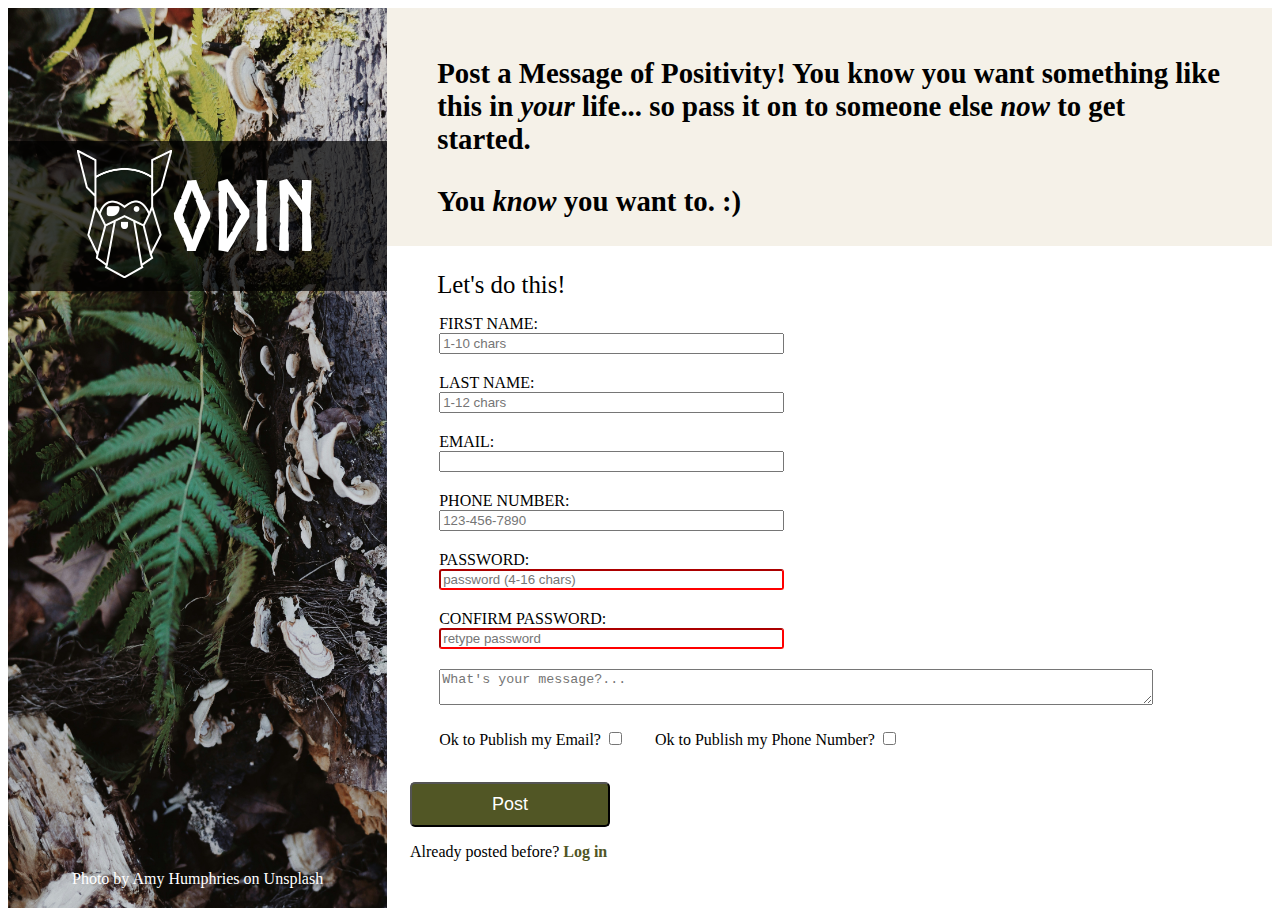
<file: index.html>
<!DOCTYPE html>
    <html lang="en">
    <head>
        <meta charset="UTF-8">
        <meta name="viewport" content="width=device-width, initial-scale=1.0">
        <title>Awesome Positivity Project</title>
        <link rel ="stylesheet" href="./css/style.css">
        <script src="./js/script.js" defer></script>
    </head>
    <body>
        <div id="page">
            <div id="bg-image">
                <div id="banner"> 
                    <div id="odin-image">
                        <img id="odin" src="./images/odin-lined.png">
                    </div>
                    <div id="logo">
                        Odin
                    </div>
                </div>

                <div id="photo-attribute">Photo by <a href="https://unsplash.com/@amyjoyhumphries?utm_content=creditCopyText&utm_medium=referral&utm_source=unsplash">
                    Amy Humphries</a> on <a href="https://unsplash.com/photos/green-fern-plant-on-brown-tree-trunk-TwL7bXPJrxc?utm_content=creditCopyText&utm_medium=referral&utm_source=unsplash">
                        Unsplash</a></div>
            </div>

            <div id="main-content">
                <div id="content-header">
                    <p class="header-msg">Post a Message of Positivity! You know you want something like this in <em>your</em> life... so pass it
                        on to someone else <em>now</em> to get started.
                    </p>
                    <p class="header-msg">You <em>know</em> you want to. :)</p>
                </div>
                <div id="content-form">
                    <form method="GET" action="javascript:void(0);" onsubmit="addContact()" >  
                        <div id="form-main">
                            <p id="msg">Let's do this!</p>

                            <fieldset id="fieldset">
                                <div id="first">
                                    <label for="firstName">FIRST NAME:</label>
                                    <input type="text" id="first-name" name="firstName" size="40" required minlength="1" maxlength="10" placeholder="1-10 chars">
                                </div>
                                
                                <div id="last">
                                    <label for="lastName">LAST NAME:</label>
                                    <input type="text" id="last-name" name="lastName" size="40" required  minlength="1" maxlength="12" placeholder="1-12 chars">
                                </div>

                                <div id="email">
                                    <label for="e">EMAIL:</label>
                                    <input type="email" id="e" name="email" size="40" required maxlength="50">
                                </div>

                                <div id="number">
                                    <label for="phoneNumber">PHONE NUMBER:</label>
                                    <input type="tel" id="phone-number" name="phoneNumber" size="40" required  pattern="(\d{3}-?\d{3}-?\d{4})" placeholder="123-456-7890">
                                </div>
                                
                                <div id="pass">
                                    <label for="password">PASSWORD:</label>
                                    <input class="password" type="password" id="password" name="password" placeholder="password (4-16 chars)" size="40" required minlength="4"  maxlength="16">
                                </div>
                                
                                <!-- I don't need the confirmed password -->
                                <div id="confirm">
                                    <label for="password-confirm">CONFIRM PASSWORD:</label>
                                    <input class="password" type="password" id="password-confirm" placeholder="retype password" size="40" required minlength="8"  maxlength="16">
                                </div>

                                <div id="user-msg">
                                    <textarea name="message" id="message"  required placeholder="What's your message?..."></textarea>
                                </div>

                                <div id="check">
                                    <div id="email-check">
                                        <label for="check-email">Ok to Publish my Email?</label>
                                        <input class="check" type="checkbox" id="check-email">
                                    </div>
                                    
                                    <div id="phone-check">
                                        <label for="check-phone">Ok to Publish my Phone Number?</label>
                                        <input class="check" type="checkbox" id="check-phone">
                                    </div>
                                    
                                </div>
                            </fieldset>
                        </div>
                        <div id="submit">
                            <button type="submit" id="submit-btn" onclick="return val()"> Post </button>
                            <p id="already">Already posted before? <span id="log-in"><a id="log-in-btn" href="./pages/log-in.html">Log in</a></span></p>
                        </div>
                    </form>
                </div>
            </div>
        </div>
    </body>
</html>
</file>
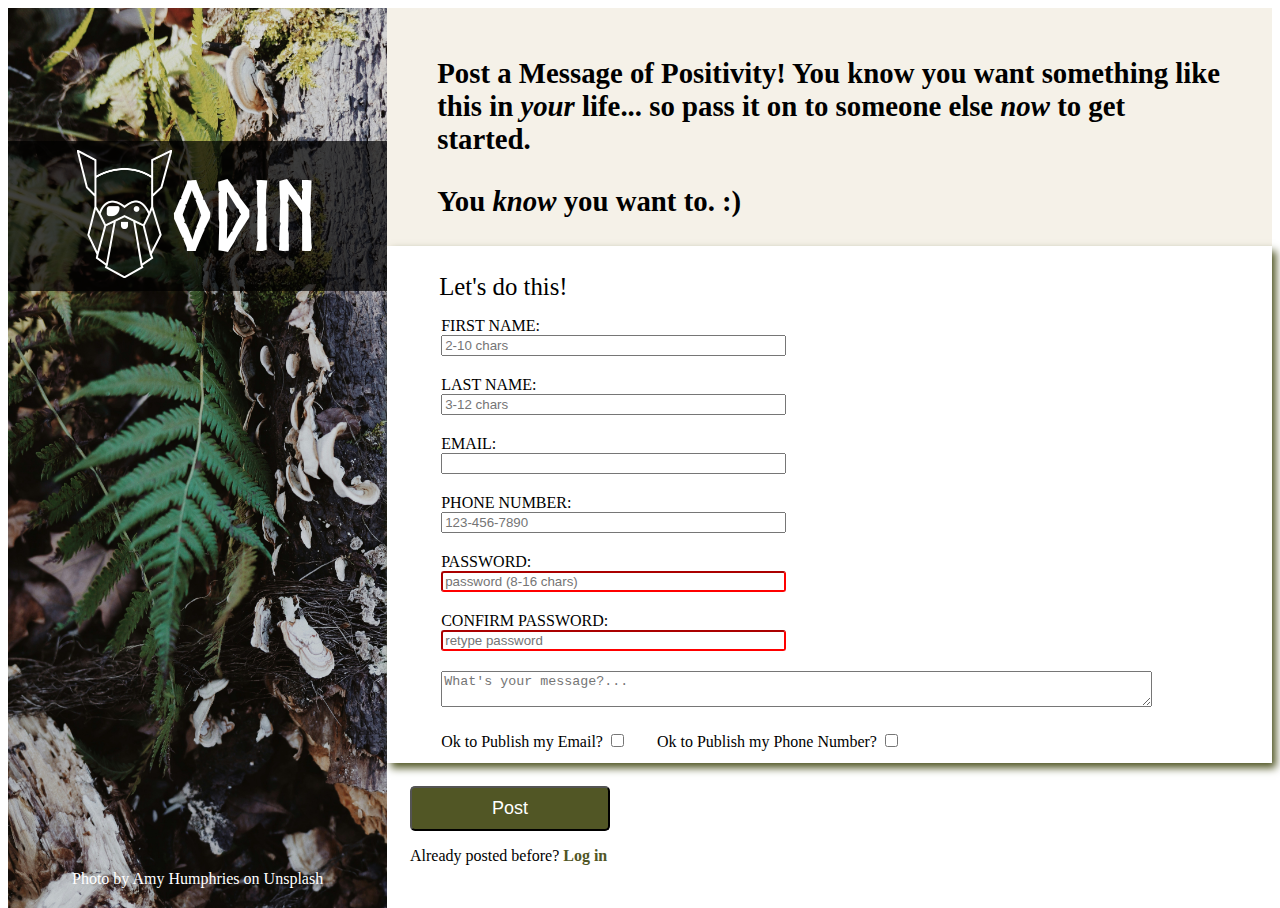
<file: wwwroot/index.html>
<!DOCTYPE html>
    <html lang="en">
    <head>
        <meta charset="UTF-8">
        <meta name="viewport" content="width=device-width, initial-scale=1.0">
        <title>Awesome Contacts Project</title>
        <link rel ="stylesheet" href="./css/style.css">
        <script src="./js/script.js" defer></script>
    </head>
    <body>
        <div id="page">
            <div id="bg-image">
                <div id="banner"> 
                    <div id="odin-image">
                        <img id="odin" src="./images/odin-lined.png">
                    </div>
                    <div id="logo">
                        Odin
                    </div>
                </div>

                <div id="photo-attribute">Photo by <a href="https://unsplash.com/@amyjoyhumphries?utm_content=creditCopyText&utm_medium=referral&utm_source=unsplash">
                    Amy Humphries</a> on <a href="https://unsplash.com/photos/green-fern-plant-on-brown-tree-trunk-TwL7bXPJrxc?utm_content=creditCopyText&utm_medium=referral&utm_source=unsplash">
                        Unsplash</a></div>
            </div>

            <div id="main-content">
                <div id="content-header">
                    <p class="header-msg">Post a Message of Positivity! You know you want something like this in <em>your</em> life... so pass it
                        on to someone else <em>now</em> to get started.
                    </p>
                    <p class="header-msg">You <em>know</em> you want to. :)</p>
                </div>
                <div id="content-form">

                    <!-- https://httpbin.org/post  http://localhost:5050/api/contacts -->

                    <form method="POST" action="javascript:void(0);" onsubmit="addContact()" >  
                        <div id="form-main">
                            <p id="msg">Let's do this!</p>

                            <fieldset id="fieldset">
                                <div id="first">
                                    <label for="firstName">FIRST NAME:</label>
                                    <input type="text" id="first-name" name="firstName" size="40" required minlength="2" maxlength="10" placeholder="2-10 chars">
                                </div>
                                
                                <div id="last">
                                    <label for="lastName">LAST NAME:</label>
                                    <input type="text" id="last-name" name="lastName" size="40" required  minlength="3" maxlength="12" placeholder="3-12 chars">
                                </div>

                                <div id="email">
                                    <label for="e">EMAIL:</label>
                                    <input type="email" id="e" name="email" size="40" required maxlength="50">
                                </div>

                                <div id="number">
                                    <label for="phoneNumber">PHONE NUMBER:</label>
                                    <input type="tel" id="phone-number" name="phoneNumber" size="40" required  pattern="(\d{3}-\d{3}-\d{4})" placeholder="123-456-7890">
                                </div>
                                
                                <div id="pass">
                                    <label for="password">PASSWORD:</label>
                                    <input class="password" type="password" id="password" name="password" placeholder="password (8-16 chars)" size="40" required minlength="8"  maxlength="16">
                                </div>
                                
                                <!-- I don't need the confirmed password -->
                                <div id="confirm">
                                    <label for="password-confirm">CONFIRM PASSWORD:</label>
                                    <input class="password" type="password" id="password-confirm" placeholder="retype password" size="40" required minlength="8"  maxlength="16">
                                </div>

                                <div id="user-msg">
                                    <textarea name="message" id="message"  required placeholder="What's your message?..."></textarea>
                                </div>

                                <div id="check">
                                    <div id="email-check">
                                        <label for="check-email">Ok to Publish my Email?</label>
                                        <input class="check" type="checkbox" id="check-email">
                                    </div>
                                    
                                    <div id="phone-check">
                                        <label for="check-phone">Ok to Publish my Phone Number?</label>
                                        <input class="check" type="checkbox" id="check-phone">
                                    </div>
                                    
                                </div>
                            </fieldset>
                        </div>
                        <div id="submit">
                            <button type="submit" id="submit-btn" onclick="return val()"> Post </button>
                            <p id="already">Already posted before? <span id="log-in"><a id="log-in-btn" href="#">Log in</a></span></p>
                        </div>
                    </form>
                </div>
            </div>
        </div>
    </body>
</html>
</file>
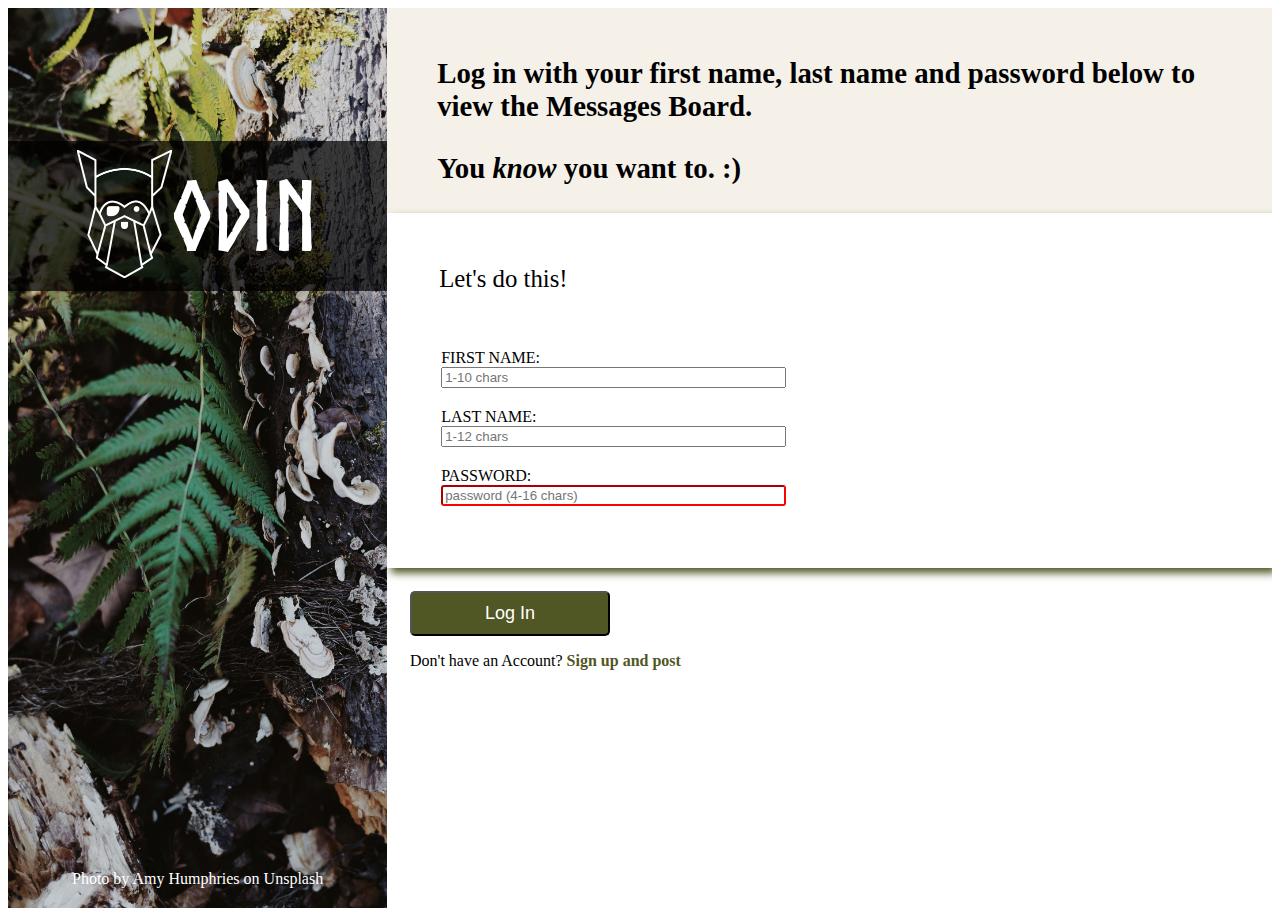
<file: pages/log-in.html>
<!DOCTYPE html>
    <html lang="en">
    <head>
        <meta charset="UTF-8">
        <meta name="viewport" content="width=device-width, initial-scale=1.0">
        <title>Log In</title>
        <link rel ="stylesheet" href="../css/style.css">
        <script src="../js/log-in.js" defer></script>
    </head>
    <body>
        <div id="page">
            <div id="bg-image">
                <div id="banner"> 
                    <div id="odin-image">
                        <img id="odin" src="../images/odin-lined.png">
                    </div>
                    <div id="logo">
                        Odin
                    </div>
                </div>

                <div id="photo-attribute">Photo by <a href="https://unsplash.com/@amyjoyhumphries?utm_content=creditCopyText&utm_medium=referral&utm_source=unsplash">
                    Amy Humphries</a> on <a href="https://unsplash.com/photos/green-fern-plant-on-brown-tree-trunk-TwL7bXPJrxc?utm_content=creditCopyText&utm_medium=referral&utm_source=unsplash">
                        Unsplash</a></div>
            </div>

            <div id="main-content">
                <div id="content-header">
                    <p class="header-msg">Log in with your first name, last name and password below to view the Messages Board.
                    </p>
                    <p class="header-msg">You <em>know</em> you want to. :)</p>
                </div>
                <div id="content-form">
                    <form method="POST" action="javascript:void(0);" onsubmit="val()" >  
                        <div id="form-log-in">
                            <p id="msg-log-in">Let's do this!</p>

                            <fieldset id="fieldset">
                               
                                <div id="first">
                                    <label for="firstName">FIRST NAME:</label>
                                    <input type="text" id="first-name" name="firstName" size="40" required minlength="1" maxlength="10" placeholder="1-10 chars">
                                </div>
                                
                                <div id="last">
                                    <label for="lastName">LAST NAME:</label>
                                    <input type="text" id="last-name" name="lastName" size="40" required  minlength="1" maxlength="12" placeholder="1-12 chars">
                                </div>

                                <div id="pass">
                                    <label for="password">PASSWORD:</label>
                                    <input class="password" type="password" id="password" name="password" placeholder="password (4-16 chars)" size="40" required minlength="4"  maxlength="16">
                                </div>
                                
                              
                            </fieldset>
                        </div>
                        <div id="submit">
                            <button type="submit" id="submit-btn" > Log In </button>
                            <p id="already">Don't have an Account? <span id="log-in"><a id="log-in-btn" href="../index.html">Sign up and post</a></span></p>
                        </div>
                    </form>
                </div>
            </div>
        </div>
    </body>
</html>
</file>
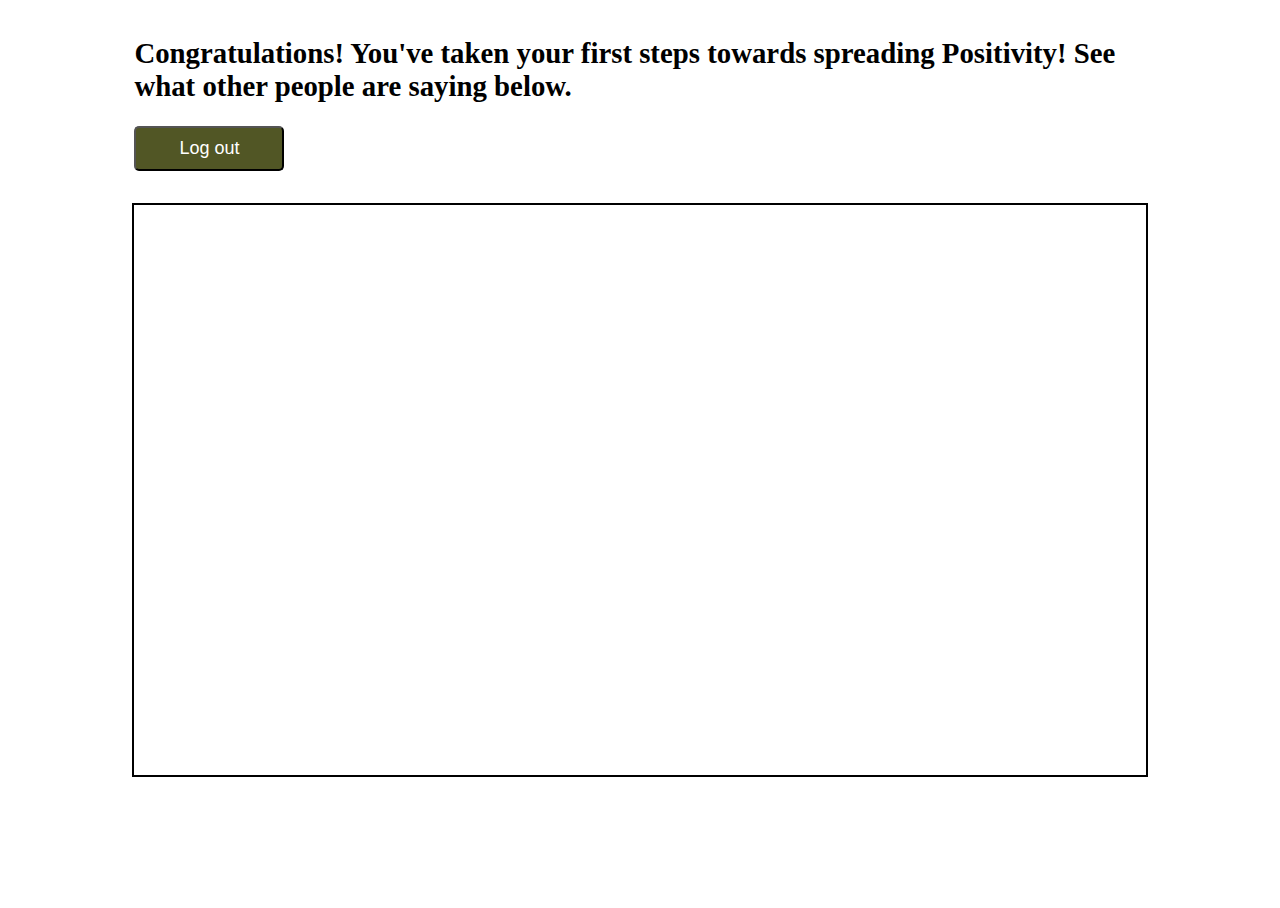
<file: pages/message-board.html>
<!DOCTYPE html>
    <html lang="en">
    <head>
        <meta charset="UTF-8">
        <meta name="viewport" content="width=device-width, initial-scale=1.0">
        <title>Message Board</title>
        <link rel ="stylesheet" href="../css/message-board-style.css">
        <script src="../js/message-board.js" defer></script>
    </head>
    <body>
        <div id="page">
            <div id="congrats">
                <p id="congrats-msg">Congratulations! You've taken your first steps towards spreading Positivity! 
                    See what other people are saying below.
                </p>
                <button id="log-out"> <a id="log-out-ref" href="../index.html">Log out</a></button>
            </div>

            <div id="contacts-container">
                <div id="contacts-scroll">
                </div>
            </div>
        </div>
    </body>
</html>
</file>
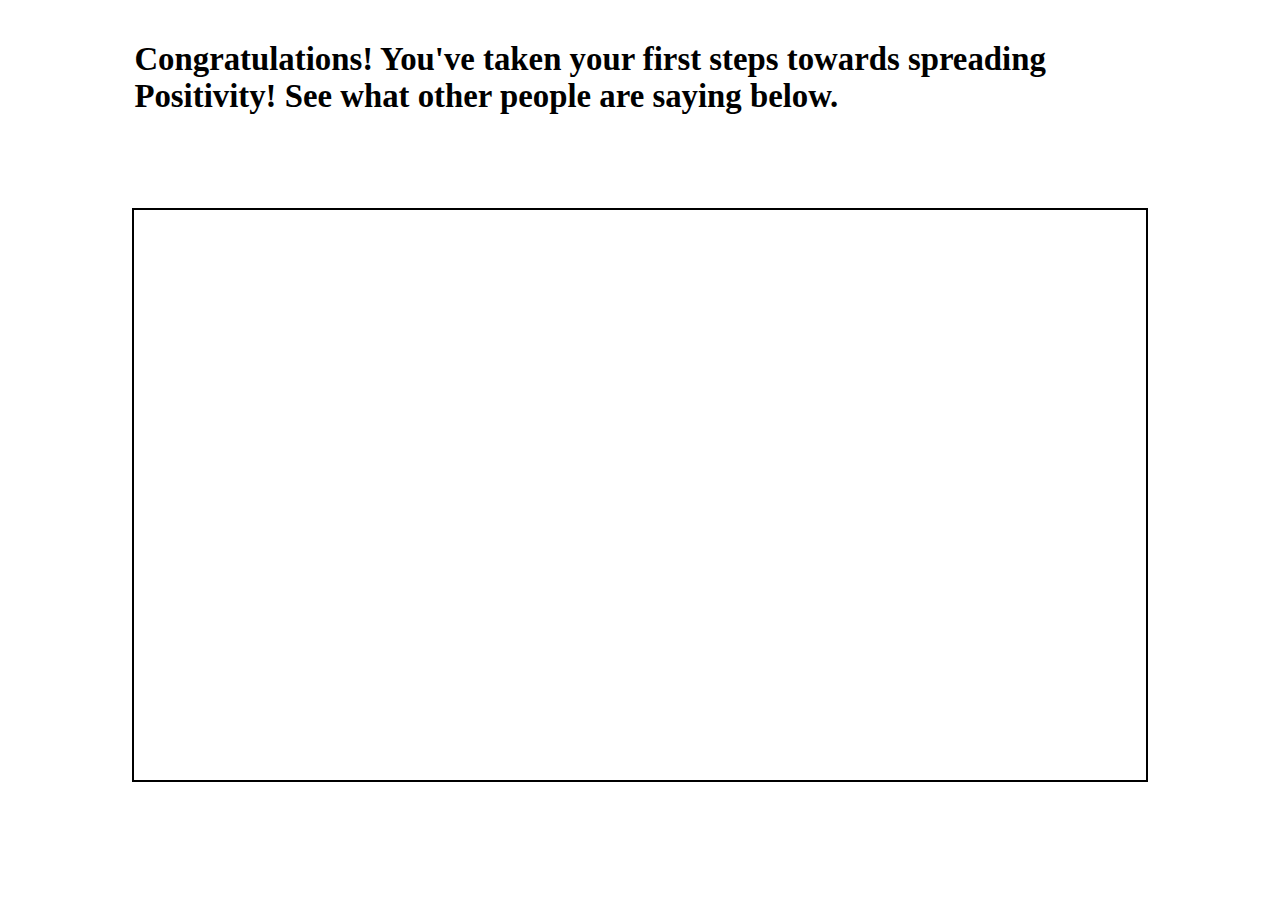
<file: wwwroot/pages/message-board.html>
<!DOCTYPE html>
    <html lang="en">
    <head>
        <meta charset="UTF-8">
        <meta name="viewport" content="width=device-width, initial-scale=1.0">
        <title>Yay!</title>
        <link rel ="stylesheet" href="../css/message-board-style.css">
        <script src="../js/message-board.js" defer></script>
    </head>
    <body>
        <div id="page">
            <div id="congrats">
                <p id="congrats-msg">Congratulations! You've taken your first steps towards spreading Positivity! 
                    See what other people are saying below.
                </p>
            </div>

            <div id="contacts-container">
                <div id="contacts-scroll">
                </div>
            </div>
        </div>
    </body>
</html>
</file>
<file: css/style.css>
/* General --------------------------------------------------------------------------- */
input[type='submit'], button, [aria-label] {
    cursor: pointer;
}
@font-face {
    font-family: norse-bold;
    src: url(../fonts/Norse-Bold.otf);
}
html, body {
    height: 100%;
    --earth-green:  #515625;
    --form-dark: rgb(245, 241, 232);
    --form-light: white;
    --form-offset: 50px;
    font-family: "Comic Sans MS", "Comic Sans", cursive;
    /* font-family: system-ui, "Segoe UI", Roboto, Helvetica, Arial, sans-serif, "Apple Color Emoji", "Segoe UI Emoji", "Segoe UI Symbol"; */
}
#page {
    display: flex;
    height: 100%;
    /* border: 2px solid green; */
}
body {
    /* border: 2px solid blue; */
}
a {
    font-style: none;
    text-decoration: none;
    color: white;
}

/* Left side of page --------------------------------------------------------------------------- */
img {
    object-fit: cover;
}
#bg-image {
    display: flex;
    flex-direction: column;
    justify-content: space-between;
    color: white;
    background-image: url("../images/fungas-wood-amy.jpg");
    width: 30%;
    flex-basis: 1;
    background-size: cover;
    flex-shrink: 0;
    text-align: center;
    min-width: 250px;
    /* border: 2px solid red; */
    height: 100%;
}
#photo-attribute {
    margin-bottom: 20px;
}
#banner {
    position: relative;
    margin-top: 35%;
    background-color: rgba(0, 0, 0, .7);
    height: 150px;
    font-size: 6em;
    font-family: norse-bold;
    display: flex;
    justify-content: center;
}
#logo {
    text-align: left;
    align-content: center;
}
#odin-image{
    align-content:end;
    text-align: right;
    /* width: 35%; */
    flex-shrink: 0;
}
#odin {
    height: 85%;
    flex-shrink: 0;
}

/* Right side of page  --------------------------------------------------------------------------*/
    /* First Section ------------------------------------------------------- */
#content-header {
    /* height: 35%; */
    background-color: var(--form-dark);
    min-width: 400px;
}
#content-header {
    font-size: calc(16px + 1vw);
    /* border: 2px solid blue; */
    padding-top: 20px;
    font-weight: bold;
}
.header-msg {
    margin-left: var(--form-offset);
    margin-right: var(--form-offset);
}
    /* Second Section ------------------------------------------------------ */
#main-content{
    display: flex;
    flex-direction: column;
    /* border: 2px solid red; */
    overflow: scroll;
    /* min-width: 800px; */
}
#content-form {
    /* height: 65%; */
    /* border: 2px solid green; */
    min-width: 400px;
}
#confirm, #pass, #first, #last, #email, #number {
    display: flex;
    flex-direction: column;
}
#msg {
    font-size: calc(12px +  1vw);
    margin-left: var(--form-offset);
    margin-bottom: 0;
    margin-top: calc(var(--form-offset)/2);
    margin-bottom: 10px;
}
#msg-log-in {
    font-size: calc(12px +  1vw);
    margin-left: var(--form-offset);
    margin-bottom: 0;
    margin-top: var(--form-offset);
    margin-bottom: var(--form-offset);
}
#fieldset {
    padding-left: var(--form-offset);
    padding-right: var(--form-offset);
    /* border: 2px solid orange; */
    display: flex;
    flex-wrap: wrap;
    width: 80%;
    gap: 20px;
    border: 0;
    justify-content: space-between;
    /* border: 2px solid red; */
}
input.password:invalid {
    border-color: red;
    border-radius: 3px;
}
input:focus {
    outline-color: BLUE;
    outline-width: 1px;
    border-radius: 3px;
    box-shadow: 4px 5px 4px var(--earth-green);
}
#form-main {
    box-shadow: 4px 5p var(--form-light);
    height: 50%;
}

#form-log-in {
    box-shadow: 4px 5px 8px var(--earth-green);
    border: 2px solid var(--form-light);
    height: 50%;
    padding-bottom: var(--form-offset);;
}

    /* Third Section ------------------------------------------------------- */
#submit {
    display: flex;
    flex-direction: column;
}
#already {
    margin-left: calc(10px + 1vw);
}
#log-in-btn{
    color: var(--earth-green);
    font-weight: bold;
}
#submit-btn {
    border-radius: 5px;
    width: 200px;
    margin-left: calc(10px + 1vw);
    margin-top: calc(10px + 1vw);
    padding: 10px 15px 10px 15px;
    background-color: var(--earth-green);
    color: white;
    font-size: large;
}
#check {
    display: flex;
    flex-wrap: wrap;
    gap: 30px;
}
#user-msg, #message {
    width: 100%;
    max-width: 100%;
}
textarea { resize: vertical; }
</file>
<file: wwwroot/css/style.css>
/* General --------------------------------------------------------------------------- */
input[type='submit'], button, [aria-label] {
    cursor: pointer;
}
@font-face {
    font-family: norse-bold;
    src: url(../fonts/Norse-Bold.otf);
}
html, body {
    height: 100%;
    --earth-green:  #515625;
    --form-dark: rgb(245, 241, 232);
    --form-light: white;
    --form-offset: 50px;
    font-family: "Comic Sans MS", "Comic Sans", cursive;
    /* font-family: system-ui, "Segoe UI", Roboto, Helvetica, Arial, sans-serif, "Apple Color Emoji", "Segoe UI Emoji", "Segoe UI Symbol"; */
}
#page {
    display: flex;
    height: 100%;
}
a {
    font-style: none;
    text-decoration: none;
    color: white;
}

/* Left side of page --------------------------------------------------------------------------- */
img {
    object-fit: cover;
}
#bg-image {
    display: flex;
    flex-direction: column;
    justify-content: space-between;
    color: white;
    background-image: url("../images/fungas-wood-amy.jpg");
    width: 30%;
    flex-basis: 1;
    background-size: cover;
    flex-shrink: 0;
    text-align: center;
    min-width: 250px;
}
#photo-attribute {
    margin-bottom: 20px;
}
#banner {
    position: relative;
    margin-top: 35%;
    background-color: rgba(0, 0, 0, .7);
    height: 150px;
    font-size: 6em;
    font-family: norse-bold;
    display: flex;
    justify-content: center;
}
#logo {
    text-align: left;
    align-content: center;
}
#odin-image{
    align-content:end;
    text-align: right;
    /* width: 35%; */
    flex-shrink: 0;
}
#odin {
    height: 85%;
    flex-shrink: 0;
}

/* Right side of page  --------------------------------------------------------------------------*/
    /* First Section ------------------------------------------------------- */
#content-header {
    /* height: 35%; */
    background-color: var(--form-dark);
    /* min-width: 300px; */
}
#content-header {
    font-size: calc(16px + 1vw);
    /* border: 2px solid blue; */
    padding-top: 20px;
    font-weight: bold;
}
.header-msg {
    margin-left: var(--form-offset);
    margin-right: var(--form-offset);
}
    /* Second Section ------------------------------------------------------ */
#main-content{
    display: flex;
    flex-direction: column;
}
#content-form {
    /* height: 65%; */
    /* border: 2px solid red; */
}
#confirm, #pass, #first, #last, #email, #number {
    display: flex;
    flex-direction: column;
}
#msg {
    font-size: calc(12px +  1vw);
    margin-left: var(--form-offset);
    margin-bottom: 0;
    margin-top: calc(var(--form-offset)/2);
    margin-bottom: 10px;
}
#fieldset {
    padding-left: var(--form-offset);
    padding-right: var(--form-offset);
    /* border: 2px solid orange; */
    display: flex;
    flex-wrap: wrap;
    width: 80%;
    gap: 20px;
    border: 0;
    justify-content: space-between;
}
input.password:invalid {
    border-color: red;
    border-radius: 3px;
}
input:focus {
    outline-color: BLUE;
    outline-width: 1px;
    border-radius: 3px;
    box-shadow: 4px 5px 4px var(--earth-green);
}
#form-main {
    box-shadow: 4px 5px 8px var(--earth-green);
    border: 2px solid var(--form-light);
    height: 50%;
}

    /* Third Section ------------------------------------------------------- */
#submit {
    display: flex;
    flex-direction: column;
}
#already {
    margin-left: calc(10px + 1vw);
}
#log-in-btn{
    color: var(--earth-green);
    font-weight: bold;
}
#submit-btn {
    border-radius: 5px;
    width: 200px;
    margin-left: calc(10px + 1vw);
    margin-top: calc(10px + 1vw);
    padding: 10px 15px 10px 15px;
    background-color: var(--earth-green);
    color: white;
    font-size: large;
}
#check {
    display: flex;
    flex-wrap: wrap;
    gap: 30px;
}
#user-msg, #message {
    width: 100%;
}
</file>
<file: css/message-board-style.css>
@font-face {
    font-family: norse-bold;
    src: url(../fonts/Norse-Bold.otf);
}
html, body {
    height: 100%;
    --earth-green:  #515625;
    --form-dark: rgb(245, 241, 232);
    --form-light: white;
    --form-offset: 50px;
    font-family: "Comic Sans MS", "Comic Sans", cursive;
    /* font-family: system-ui, "Segoe UI", Roboto, Helvetica, Arial, sans-serif, "Apple Color Emoji", "Segoe UI Emoji", "Segoe UI Symbol"; */
}
#page {
    display: flex;
    flex-direction: column;
    height: 100%;
    align-items: center;
}
a {
    font-style: none;
    text-decoration: none;
    color: white;
}
#congrats {
    font-size: calc(16px + 1vw);
    font-weight: bold;
    width: 80%;
    margin-bottom: calc(20px + 1vw);
    /* border: 2px solid black; */
}
#contacts-container {
    padding-top: 30px;
    border: 2px solid black;
    width: 80%;
    height: 60%;
    margin-top: 0px;

}
#contacts-scroll {
    display: flex;
    flex-wrap: wrap;
    height: 100%;
    overflow: scroll;
    scrollbar-color: var(--earth-green) var(--form-dark);
    scrollbar-width: thin;
    justify-content: space-around;
    gap: 30px;
}
.card {
    width: 300px;
    height: 300px;
    border: 4px solid var(--earth-green);
}
#congrats-msg {
    margin-bottom: 0px;
}
#log-out {
    border-radius: 5px;
    width: 150px;
    margin-top: calc(10px + 1vw);
    padding: 10px 10px 10px 10px;
    background-color: var(--earth-green);
    color: white;
    font-size: large;
}
</file>
<file: wwwroot/css/message-board-style.css>
@font-face {
    font-family: norse-bold;
    src: url(../fonts/Norse-Bold.otf);
}
html, body {
    height: 100%;
    --earth-green:  #515625;
    --form-dark: rgb(245, 241, 232);
    --form-light: white;
    --form-offset: 50px;
    font-family: "Comic Sans MS", "Comic Sans", cursive;
    /* font-family: system-ui, "Segoe UI", Roboto, Helvetica, Arial, sans-serif, "Apple Color Emoji", "Segoe UI Emoji", "Segoe UI Symbol"; */
}
#page {
    display: flex;
    flex-direction: column;
    height: 100%;
    align-items: center;
}
a {
    font-style: none;
    text-decoration: none;
    color: white;
}
#congrats {
    font-size: calc(20px + 1vw);
    font-weight: bold;
    width: 80%;
    margin-bottom: 60px;
}
#contacts-container {
    padding-top: 30px;
    border: 2px solid black;
    width: 80%;
    height: 60%;
}
#contacts-scroll {
    display: flex;
    flex-wrap: wrap;
    height: 100%;
    overflow: scroll;
    scrollbar-color: var(--earth-green) var(--form-dark);
    scrollbar-width: thin;
    justify-content: space-around;
    gap: 30px;
}
.card {
    width: 300px;
    height: 300px;
    border: 4px solid var(--earth-green);
}
</file>
